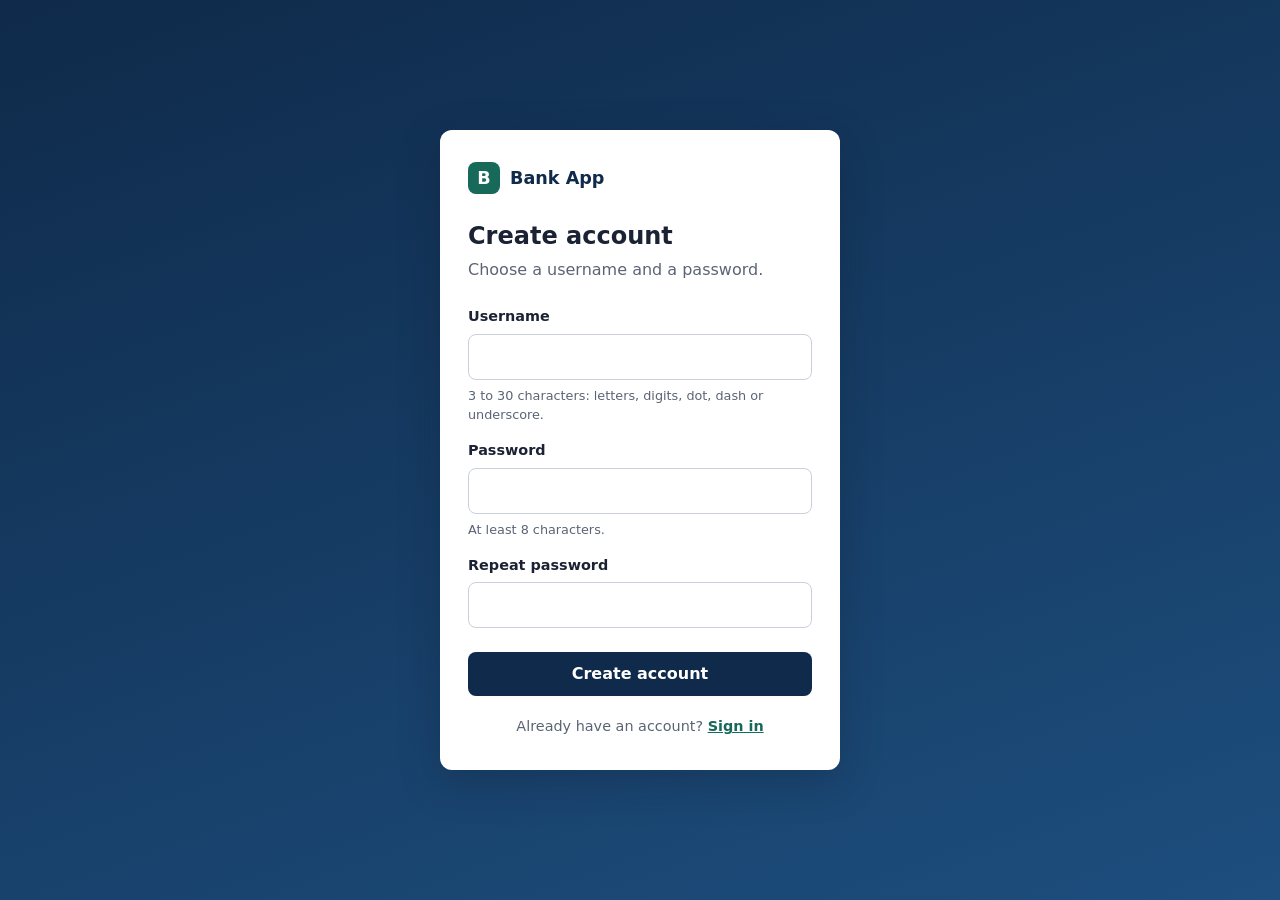
<file: bank-api/src/main/resources/static/register.html>
<!DOCTYPE html>
<html lang="en">
<head>
    <meta charset="UTF-8">
    <meta name="viewport" content="width=device-width, initial-scale=1.0">
    <title>Bank App · Create account</title>
    <link rel="stylesheet" href="styles.css">
</head>
<body class="auth-page">
<main class="auth-card">
    <div class="brand brand-dark">
        <span class="brand-mark" aria-hidden="true">B</span>
        <span class="brand-name">Bank App</span>
    </div>
    <h1 class="auth-title">Create account</h1>
    <p class="auth-subtitle">Choose a username and a password.</p>

    <form class="auth-form" id="register-form">
        <label class="field">
            <span class="field-label">Username</span>
            <input class="field-input" name="username" type="text" autocomplete="username"
                   required minlength="3" maxlength="30" aria-describedby="username-hint">
            <span class="field-hint" id="username-hint">3 to 30 characters: letters, digits, dot, dash or underscore.</span>
        </label>
        <label class="field">
            <span class="field-label">Password</span>
            <input class="field-input" name="password" type="password" autocomplete="new-password"
                   required minlength="8" aria-describedby="password-hint">
            <span class="field-hint" id="password-hint">At least 8 characters.</span>
        </label>
        <label class="field">
            <span class="field-label">Repeat password</span>
            <input class="field-input" name="confirm" type="password" autocomplete="new-password" required>
        </label>
        <p class="form-error" id="form-error" role="alert" hidden></p>
        <button class="button button-block" type="submit" id="submit">Create account</button>
    </form>

    <p class="auth-switch">Already have an account? <a href="/login.html">Sign in</a></p>
</main>

<script type="module" src="register.js"></script>
</body>
</html>
</file>
<file: bank-api/src/main/resources/static/styles.css>
/* ---------- Design tokens: change a color here, it changes everywhere ---------- */
:root {
    --bg: #f4f6fa;
    --surface: #ffffff;
    --text: #1a2233;
    --muted: #5b6475;
    --border: #e3e7ef;
    --brand: #0f2a4a;
    --brand-2: #1d4e7e;
    --accent: #17695a;
    --accent-soft: #e3f2ed;
    --radius: 12px;
    --shadow: 0 1px 2px rgba(16, 24, 40, 0.06), 0 4px 12px rgba(16, 24, 40, 0.06);
    font-family: system-ui, -apple-system, "Segoe UI", Roboto, sans-serif;
}

*, *::before, *::after {
    box-sizing: border-box;
}

body {
    margin: 0;
    min-height: 100vh;
    display: flex;
    flex-direction: column;
    background: var(--bg);
    color: var(--text);
    line-height: 1.5;
}

main {
    flex: 1;
}

.container {
    width: 100%;
    max-width: 1040px;
    margin: 0 auto;
    padding: 0 16px;
}

/* ---------- Header and navigation ---------- */
.site-header {
    background: var(--brand);
    color: #ffffff;
}

.header-inner {
    display: flex;
    flex-wrap: wrap;
    align-items: center;
    justify-content: space-between;
    gap: 8px 16px;
    min-height: 64px;
    padding-top: 8px;
    padding-bottom: 8px;
}

.brand {
    display: flex;
    align-items: center;
    gap: 10px;
    color: inherit;
    text-decoration: none;
    font-weight: 700;
    font-size: 1.1rem;
}

.brand-mark {
    display: grid;
    place-items: center;
    width: 32px;
    height: 32px;
    border-radius: 8px;
    background: var(--accent);
}

.main-nav {
    display: flex;
    gap: 4px;
}

.main-nav a,
.nav-soon {
    padding: 8px 12px;
    border-radius: 8px;
    font-size: 0.95rem;
}

.main-nav a {
    color: inherit;
    text-decoration: none;
}

.main-nav a:hover {
    background: rgba(255, 255, 255, 0.08);
}

.main-nav a[aria-current="page"] {
    background: rgba(255, 255, 255, 0.16);
}

.nav-soon {
    color: rgba(255, 255, 255, 0.55);
    cursor: not-allowed;
}

/* ---------- Page title and total balance ---------- */
.page-title {
    margin: 32px 0 16px;
    font-size: 1.6rem;
}

.summary {
    padding: 24px;
    border-radius: var(--radius);
    background: linear-gradient(135deg, var(--brand), var(--brand-2));
    color: #ffffff;
    box-shadow: var(--shadow);
}

.summary-label {
    margin: 0;
    font-size: 0.85rem;
    text-transform: uppercase;
    letter-spacing: 0.06em;
    opacity: 0.8;
}

.summary-amount {
    margin: 4px 0;
    font-size: 2.25rem;
    font-weight: 700;
    font-variant-numeric: tabular-nums;
}

.summary-meta {
    margin: 0;
    opacity: 0.8;
}

/* ---------- Account cards ---------- */
.section-title {
    margin: 32px 0 12px;
    font-size: 1.15rem;
}

.account-grid {
    display: grid;
    grid-template-columns: repeat(auto-fill, minmax(260px, 1fr));
    gap: 16px;
    padding-bottom: 32px;
}

.account-card {
    display: flex;
    flex-direction: column;
    gap: 4px;
    padding: 20px;
    border: 1px solid var(--border);
    border-radius: var(--radius);
    background: var(--surface);
    box-shadow: var(--shadow);
}

.account-type {
    align-self: flex-start;
    padding: 2px 10px;
    border-radius: 999px;
    background: var(--accent-soft);
    color: var(--accent);
    font-size: 0.75rem;
    font-weight: 600;
}

.account-name {
    margin: 8px 0 0;
    font-size: 1.1rem;
}

.account-meta {
    margin: 0;
    color: var(--muted);
    font-size: 0.9rem;
}

.account-balance {
    margin: 12px 0 0;
    font-size: 1.5rem;
    font-weight: 700;
    font-variant-numeric: tabular-nums;
}

/* ---------- Footer ---------- */
.site-footer {
    padding: 16px 0;
    border-top: 1px solid var(--border);
    color: var(--muted);
    font-size: 0.85rem;
}

/* ---------- Small screens (phones) ---------- */
@media (max-width: 480px) {
    .page-title {
        font-size: 1.35rem;
    }

    .summary-amount {
        font-size: 1.8rem;
    }
}
/* ---------- Loading, empty and error states (BA-30) ---------- */
[hidden] {
    display: none !important;
}

.skeleton-card {
    gap: 12px;
}

.skeleton-line {
    height: 14px;
    border-radius: 6px;
    background: linear-gradient(90deg, #e9edf3 25%, #f5f7fa 50%, #e9edf3 75%);
    background-size: 200% 100%;
    animation: shimmer 1.4s ease-in-out infinite;
}

.skeleton-line.short {
    width: 35%;
}

.skeleton-line.medium {
    width: 65%;
}

.skeleton-line.large {
    width: 50%;
    height: 24px;
}

@keyframes shimmer {
    from {
        background-position: 200% 0;
    }
    to {
        background-position: -200% 0;
    }
}

.state {
    display: flex;
    flex-direction: column;
    align-items: flex-start;
    gap: 8px;
    margin-bottom: 32px;
    padding: 24px;
    border: 1px solid var(--border);
    border-radius: var(--radius);
    background: var(--surface);
}

.state-error {
    border-color: #f1c4c4;
    background: #fdf3f3;
}

.state-title {
    margin: 0;
    font-size: 1.05rem;
    font-weight: 600;
}

.state-error .state-title {
    color: #9b1c1c;
}

.state-text {
    margin: 0;
    color: var(--muted);
}

.button {
    margin-top: 8px;
    padding: 10px 18px;
    border: none;
    border-radius: 8px;
    background: var(--brand);
    color: #ffffff;
    font: inherit;
    font-weight: 600;
    cursor: pointer;
}

.button:hover {
    background: var(--brand-2);
}

.button:focus-visible {
    outline: 3px solid var(--accent);
    outline-offset: 2px;
}

@media (prefers-reduced-motion: reduce) {
    .skeleton-line {
        animation: none;
    }
}

/* ---------- Signed-in user in the header (BA-35) ---------- */
.header-right {
    display: flex;
    flex-wrap: wrap;
    align-items: center;
    gap: 8px 16px;
}

.user-area {
    display: flex;
    align-items: center;
    gap: 12px;
}

.user-name {
    font-weight: 600;
}

.button-ghost {
    margin-top: 0;
    padding: 6px 14px;
    border: 1px solid rgba(255, 255, 255, 0.4);
    background: transparent;
}

.button-ghost:hover {
    background: rgba(255, 255, 255, 0.12);
}

.button:disabled {
    opacity: 0.6;
    cursor: not-allowed;
}

/* ---------- Sign-in and register pages (BA-35) ---------- */
.auth-page {
    align-items: center;
    justify-content: center;
    padding: 32px 16px;
    background: linear-gradient(160deg, var(--brand), var(--brand-2));
}

.auth-card {
    flex: none;
    width: 100%;
    max-width: 400px;
    padding: 32px 28px;
    border-radius: var(--radius);
    background: var(--surface);
    box-shadow: 0 12px 40px rgba(16, 24, 40, 0.25);
}

.brand-dark {
    color: var(--brand);
}

.brand-dark .brand-mark {
    color: #ffffff;
}

.auth-title {
    margin: 24px 0 4px;
    font-size: 1.5rem;
}

.auth-subtitle {
    margin: 0 0 24px;
    color: var(--muted);
}

.auth-form {
    display: flex;
    flex-direction: column;
    gap: 16px;
}

.field {
    display: flex;
    flex-direction: column;
    gap: 6px;
}

.field-label {
    font-size: 0.9rem;
    font-weight: 600;
}

.field-input {
    padding: 10px 12px;
    border: 1px solid #c9d0dc;
    border-radius: 8px;
    background: var(--surface);
    color: var(--text);
    font: inherit;
}

.field-input:focus-visible {
    outline: 3px solid var(--accent-soft);
    border-color: var(--accent);
}

.field-hint {
    color: var(--muted);
    font-size: 0.8rem;
}

.form-error {
    margin: 0;
    padding: 10px 12px;
    border: 1px solid #f1c4c4;
    border-radius: 8px;
    background: #fdf3f3;
    color: #9b1c1c;
    font-size: 0.9rem;
}

.button-block {
    width: 100%;
}

.auth-switch {
    margin: 20px 0 0;
    color: var(--muted);
    font-size: 0.9rem;
    text-align: center;
}

.auth-switch a {
    color: var(--accent);
    font-weight: 600;
}

/* ---------- Deposit and withdraw on the account cards (BA-42) ---------- */
.card-actions {
    display: flex;
    gap: 8px;
    margin-top: 12px;
}

.button-small {
    margin-top: 0;
    padding: 6px 14px;
    font-size: 0.9rem;
}

.button-secondary {
    border: 1px solid #c9d0dc;
    background: var(--surface);
    color: var(--brand);
}

.button-secondary:hover {
    background: #eef1f6;
}

.money-form {
    display: flex;
    flex-direction: column;
    gap: 6px;
    margin-top: 12px;
}

.form-buttons {
    display: flex;
    gap: 8px;
    margin-top: 4px;
}

.card-message {
    margin: 8px 0 0;
    padding: 8px 10px;
    border-radius: 8px;
    font-size: 0.9rem;
}

.card-message-success {
    background: var(--accent-soft);
    color: var(--accent);
}

.card-message-error {
    border: 1px solid #f1c4c4;
    background: #fdf3f3;
    color: #9b1c1c;
}
</file>
